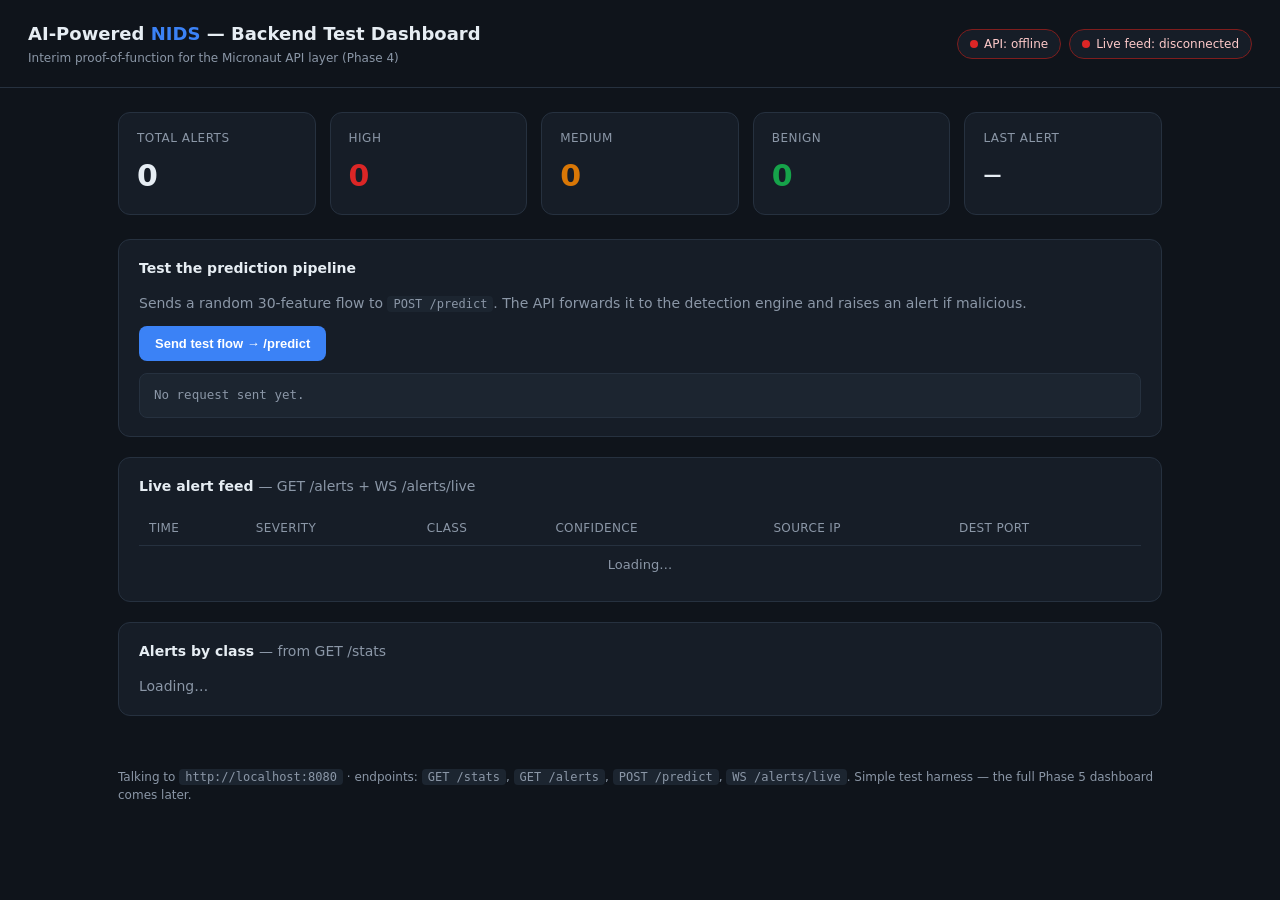
<file: frontend/test-harness.html>
<!DOCTYPE html>
<html lang="en">
<head>
<meta charset="UTF-8">
<meta name="viewport" content="width=device-width, initial-scale=1.0">
<title>AI-NIDS — Backend Test Dashboard</title>
<!--
  Simple interim proof-of-function harness for the Phase 4 Micronaut API.
  Vanilla HTML/CSS/JS, no framework. Exercises: GET /stats, GET /alerts,
  POST /predict, and the WS /alerts/live live feed. Not the full Phase 5
  dashboard — this just proves the backend works end to end.
-->
<style>
  :root{
    --bg:#0f141b; --panel:#161d27; --panel2:#1c2530; --line:#26313f;
    --text:#e6edf3; --muted:#8b97a7; --accent:#3b82f6;
    --red:#DC2626; --amber:#D97706; --green:#16A34A;
  }
  *{box-sizing:border-box}
  body{margin:0;background:var(--bg);color:var(--text);
    font-family:'Segoe UI',system-ui,-apple-system,sans-serif;font-size:14px;line-height:1.5}
  header{padding:20px 28px;border-bottom:1px solid var(--line);
    display:flex;align-items:center;justify-content:space-between;flex-wrap:wrap;gap:12px}
  h1{font-size:18px;margin:0;font-weight:600}
  h1 span{color:var(--accent)}
  .sub{color:var(--muted);font-size:12px;margin-top:2px}
  .pills{display:flex;gap:8px;flex-wrap:wrap}
  .pill{font-size:12px;padding:5px 12px;border-radius:999px;border:1px solid var(--line);
    background:var(--panel);display:flex;align-items:center;gap:6px}
  .pill::before{content:'';width:8px;height:8px;border-radius:50%;background:var(--muted)}
  .pill.ok{color:#a7f3d0;border-color:#14532d}.pill.ok::before{background:var(--green)}
  .pill.bad{color:#fecaca;border-color:#7f1d1d}.pill.bad::before{background:var(--red)}
  main{padding:24px 28px;max-width:1100px;margin:0 auto}
  .grid{display:grid;grid-template-columns:repeat(auto-fit,minmax(150px,1fr));gap:14px;margin-bottom:24px}
  .card{background:var(--panel);border:1px solid var(--line);border-radius:12px;padding:16px 18px}
  .card .label{color:var(--muted);font-size:12px;text-transform:uppercase;letter-spacing:.04em}
  .card .value{font-size:30px;font-weight:600;margin-top:6px}
  .card.high .value{color:var(--red)}.card.medium .value{color:var(--amber)}.card.benign .value{color:var(--green)}
  section{background:var(--panel);border:1px solid var(--line);border-radius:12px;padding:18px 20px;margin-bottom:20px}
  section h2{font-size:14px;margin:0 0 14px;font-weight:600;color:var(--text)}
  .muted{color:var(--muted)}.center{text-align:center}
  button{background:var(--accent);color:#fff;border:0;border-radius:8px;padding:10px 16px;
    font-size:13px;font-weight:600;cursor:pointer}
  button:hover{background:#2f6fd6}
  #predict-out{margin-top:12px;background:var(--panel2);border:1px solid var(--line);
    border-radius:8px;padding:12px 14px;font-family:Consolas,monospace;font-size:12.5px;min-height:20px}
  .ok-text{color:var(--green)}.warn-text{color:var(--amber)}.bad-text{color:var(--red)}
  table{width:100%;border-collapse:collapse;font-size:13px}
  th{text-align:left;color:var(--muted);font-weight:500;font-size:12px;
    text-transform:uppercase;letter-spacing:.03em;padding:8px 10px;border-bottom:1px solid var(--line)}
  td{padding:9px 10px;border-bottom:1px solid var(--line)}
  tr:last-child td{border-bottom:0}
  .chips{display:flex;flex-wrap:wrap;gap:8px}
  .chip{background:var(--panel2);border:1px solid var(--line);border-radius:999px;padding:4px 12px;font-size:12px}
  footer{color:var(--muted);font-size:12px;padding:8px 28px 28px;max-width:1100px;margin:0 auto}
  code{background:var(--panel2);padding:1px 6px;border-radius:4px;font-size:12px}
</style>
</head>
<body>
<header>
  <div>
    <h1>AI-Powered <span>NIDS</span> — Backend Test Dashboard</h1>
    <div class="sub">Interim proof-of-function for the Micronaut API layer (Phase 4)</div>
  </div>
  <div class="pills">
    <span id="api-status" class="pill">API: checking…</span>
    <span id="ws-status" class="pill">Live feed: connecting…</span>
  </div>
</header>

<main>
  <div class="grid">
    <div class="card"><div class="label">Total alerts</div><div class="value" id="total">0</div></div>
    <div class="card high"><div class="label">High</div><div class="value" id="high">0</div></div>
    <div class="card medium"><div class="label">Medium</div><div class="value" id="medium">0</div></div>
    <div class="card benign"><div class="label">Benign</div><div class="value" id="benign">0</div></div>
    <div class="card"><div class="label">Last alert</div><div class="value" id="last" style="font-size:18px;padding-top:8px">—</div></div>
  </div>

  <section>
    <h2>Test the prediction pipeline</h2>
    <div class="muted" style="margin-bottom:12px">Sends a random 30-feature flow to <code>POST /predict</code>. The API forwards it to the detection engine and raises an alert if malicious.</div>
    <button onclick="sendTestFlow()">Send test flow → /predict</button>
    <div id="predict-out" class="muted">No request sent yet.</div>
  </section>

  <section>
    <h2>Live alert feed <span class="muted" style="font-weight:400">— GET /alerts + WS /alerts/live</span></h2>
    <table>
      <thead><tr><th>Time</th><th>Severity</th><th>Class</th><th>Confidence</th><th>Source IP</th><th>Dest port</th></tr></thead>
      <tbody id="alerts-body"><tr><td colspan="6" class="muted center">Loading…</td></tr></tbody>
    </table>
  </section>

  <section>
    <h2>Alerts by class <span class="muted" style="font-weight:400">— from GET /stats</span></h2>
    <div id="byclass" class="chips"><span class="muted">Loading…</span></div>
  </section>
</main>

<footer>
  Talking to <code>http://localhost:8080</code> · endpoints: <code>GET /stats</code>, <code>GET /alerts</code>,
  <code>POST /predict</code>, <code>WS /alerts/live</code>. Simple test harness — the full Phase 5 dashboard comes later.
</footer>

<script>
const API = 'http://localhost:8080';
const WS_URL = 'ws://localhost:8080/alerts/live';
const SEV = {HIGH:'#DC2626', MEDIUM:'#D97706', BENIGN:'#16A34A'};
const sevColor = s => SEV[s] || '#8b97a7';

function setPill(id, ok, text){
  const el = document.getElementById(id);
  el.textContent = text;
  el.className = 'pill ' + (ok ? 'ok' : 'bad');
}

async function fetchStats(){
  try{
    const r = await fetch(API + '/stats');
    if(!r.ok) throw new Error('HTTP ' + r.status);
    const s = await r.json();
    setPill('api-status', true, 'API: connected');
    document.getElementById('total').textContent  = s.totalAlerts ?? 0;
    const sev = s.bySeverity || {};
    document.getElementById('high').textContent   = sev.HIGH   || 0;
    document.getElementById('medium').textContent = sev.MEDIUM || 0;
    document.getElementById('benign').textContent = sev.BENIGN || 0;
    document.getElementById('last').textContent   = s.lastAlertTimestamp
      ? new Date(s.lastAlertTimestamp).toLocaleTimeString() : '—';
    renderByClass(s.byClass || {});
  }catch(e){
    setPill('api-status', false, 'API: offline');
  }
}

function renderByClass(byClass){
  const el = document.getElementById('byclass');
  const entries = Object.entries(byClass);
  el.innerHTML = entries.length
    ? entries.map(([k,v]) => `<span class="chip">${escapeHtml(k)}: <b>${v}</b></span>`).join('')
    : '<span class="muted">No alerts recorded yet.</span>';
}

async function fetchAlerts(){
  try{
    const r = await fetch(API + '/alerts?page=0&size=20');
    if(!r.ok) throw new Error('HTTP ' + r.status);
    const p = await r.json();
    renderAlerts(p.items || []);
  }catch(e){ /* status shown via /stats */ }
}

function renderAlerts(items){
  const tb = document.getElementById('alerts-body');
  tb.innerHTML = items.length
    ? items.map(rowHtml).join('')
    : '<tr><td colspan="6" class="muted center">No alerts yet — the API is up, but nothing malicious has been reported (the detection engine isn\'t running).</td></tr>';
}

function rowHtml(a){
  const c = sevColor(a.severity);
  const conf = a.confidence != null ? (a.confidence * 100).toFixed(1) + '%' : '';
  return `<tr>
    <td>${a.timestamp ? new Date(a.timestamp).toLocaleTimeString() : ''}</td>
    <td><span style="color:${c}">●</span> ${escapeHtml(a.severity || '')}</td>
    <td>${escapeHtml(a.classLabel || '')}</td>
    <td>${conf}</td>
    <td>${escapeHtml(a.sourceIp || '—')}</td>
    <td>${a.destinationPort ?? '—'}</td>
  </tr>`;
}

function prependAlert(a){
  const tb = document.getElementById('alerts-body');
  if(tb.querySelector('.muted')) tb.innerHTML = '';
  tb.insertAdjacentHTML('afterbegin', rowHtml(a));
}

let ws;
function connectWS(){
  try{
    ws = new WebSocket(WS_URL);
    ws.onopen    = () => setPill('ws-status', true, 'Live feed: connected');
    ws.onclose   = () => { setPill('ws-status', false, 'Live feed: disconnected'); setTimeout(connectWS, 5000); };
    ws.onerror   = () => { try{ ws.close(); }catch(_){} };
    ws.onmessage = (ev) => { try{ prependAlert(JSON.parse(ev.data)); fetchStats(); }catch(_){} };
  }catch(e){
    setPill('ws-status', false, 'Live feed: disconnected');
    setTimeout(connectWS, 5000);
  }
}

async function sendTestFlow(){
  const out = document.getElementById('predict-out');
  out.textContent = 'Sending…';
  const features = Array.from({length:30}, () => +(Math.random().toFixed(4)));
  const payload = {
    features,
    sourceIp: '10.0.0.' + (2 + Math.floor(Math.random()*250)),
    destinationPort: [22,80,443,3389][Math.floor(Math.random()*4)]
  };
  try{
    const r = await fetch(API + '/predict', {
      method:'POST', headers:{'Content-Type':'application/json'}, body: JSON.stringify(payload)
    });
    const body = await r.json();
    if(r.ok){
      out.innerHTML = `<span class="ok-text">HTTP ${r.status}</span> — classified as <b>${escapeHtml(String(body.classLabel))}</b> `
        + `(${(body.confidence*100).toFixed(1)}%). ${body.malicious ? 'Alert raised ✓' : 'Benign — no alert.'}`;
    }else{
      out.innerHTML = `<span class="warn-text">HTTP ${r.status}</span> — ${escapeHtml(body.error || '')}. `
        + `<span class="muted">${escapeHtml(body.detail || '')}</span><br>`
        + `<span class="muted">Expected for now: the API is working and correctly reports that the Phase 3 detection engine isn't running yet.</span>`;
    }
  }catch(e){
    out.innerHTML = `<span class="bad-text">Request failed</span> — ${escapeHtml(e.message)}. Is the API running on :8080?`;
  }
}

function escapeHtml(s){
  return String(s).replace(/[&<>"']/g, c => ({'&':'&amp;','<':'&lt;','>':'&gt;','"':'&quot;',"'":'&#39;'}[c]));
}

fetchStats(); fetchAlerts(); connectWS();
setInterval(() => { fetchStats(); fetchAlerts(); }, 5000);
</script>
</body>
</html>
</file>
